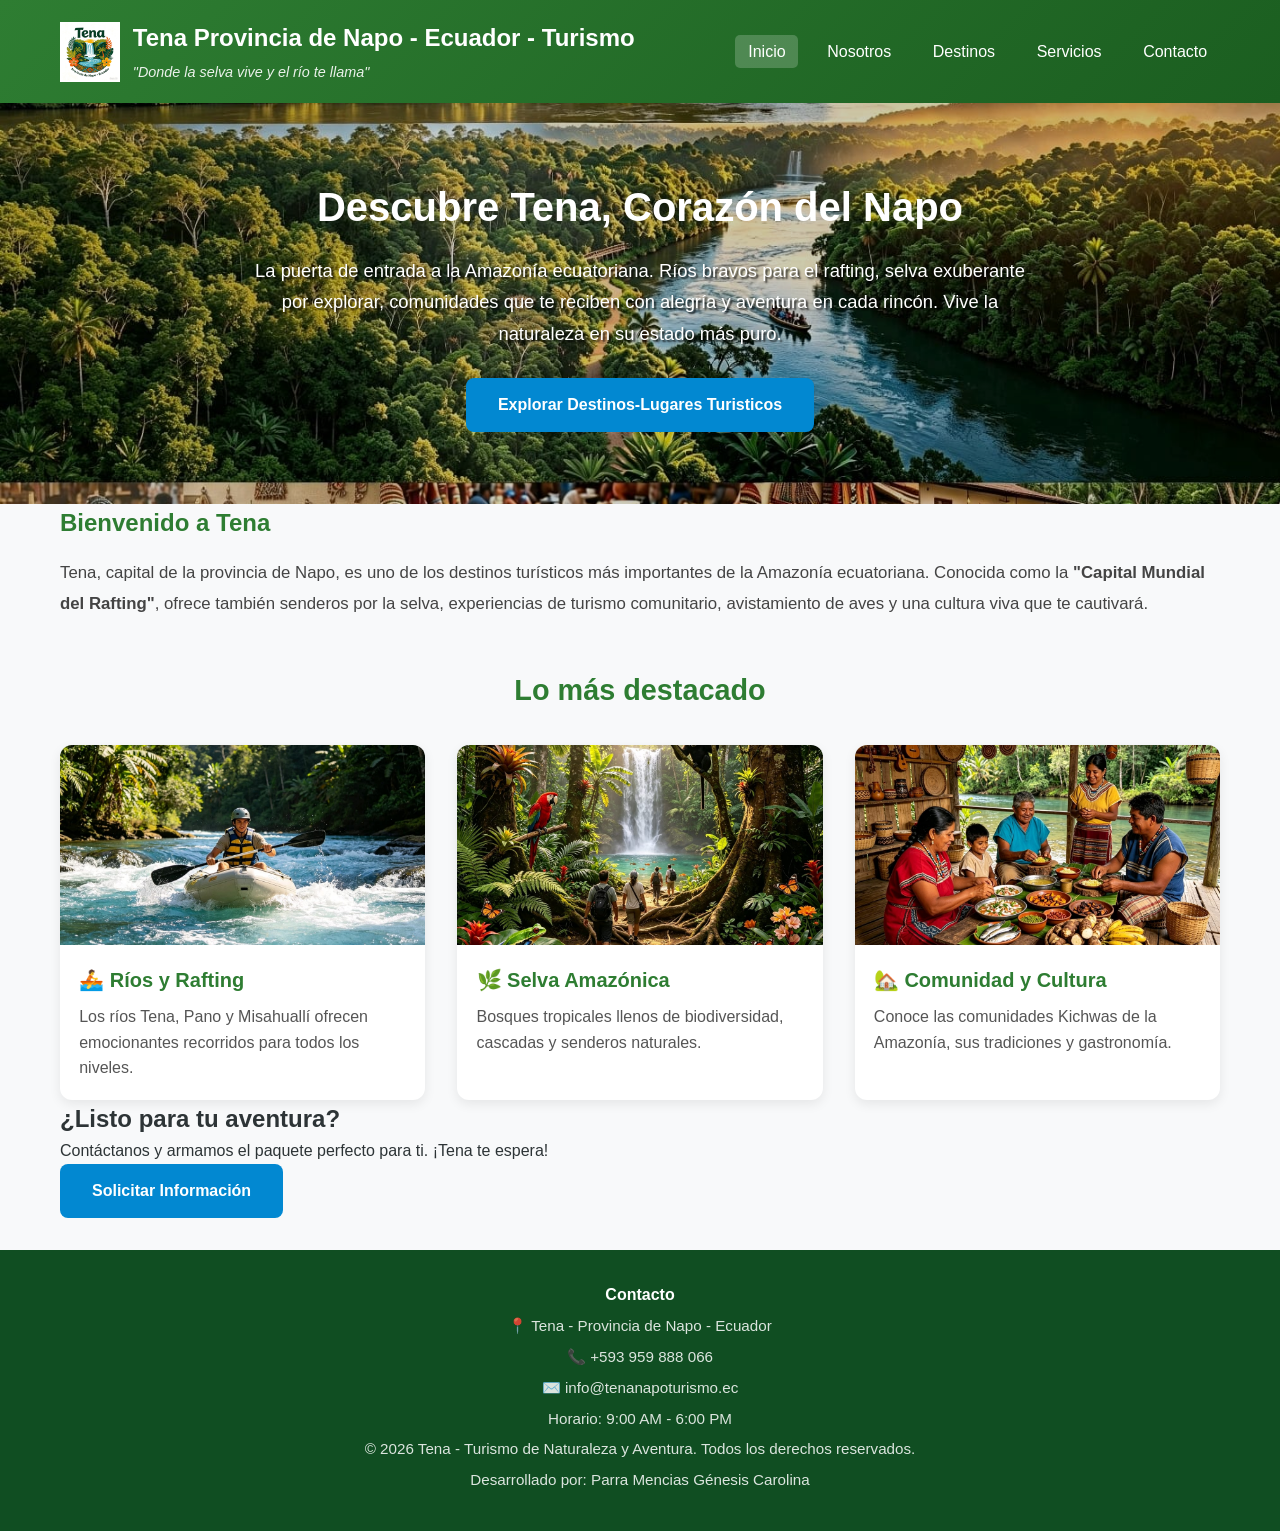
<file: index.html>
<!DOCTYPE html>
<html lang="es">
<head>
    <meta charset="UTF-8">
    <meta name="viewport" content="width=device-width, initial-scale=1.0">
    
    <title>Tena Provincia de Napo - Ecuador - Turismo | Ríos, Aventura y Selva</title>
    
    <link rel="stylesheet" href="css/styles.css">
    <link rel="stylesheet" href="css/responsive.css">
</head>

<body>
    <header>
        <div class="container header-flex">
            <div class="logo">
                <img src="images/logo.png" alt="Logo Tena Napo Aventura">
                <div class="texto-empresa">
                    <h1>Tena Provincia de Napo - Ecuador - Turismo</h1>
                    <p class="eslogan">"Donde la selva vive y el río te llama"</p>
                </div>
            </div>
            
            <nav>
                <ul class="menu">
                    <li><a href="index.html" class="activo">Inicio</a></li>
                    <li><a href="nosotros.html">Nosotros</a></li>
                    <li><a href="destinos.html">Destinos</a></li>
                    <li><a href="servicios.html">Servicios</a></li>
                    <li><a href="contacto.html">Contacto</a></li>
                </ul>
            </nav>
        </div>
    </header>
    
    <section class="hero">
        <div class="hero-content">
            <h2>Descubre Tena, Corazón del Napo</h2>
            <p>La puerta de entrada a la Amazonía ecuatoriana. Ríos bravos para el rafting, selva exuberante por explorar, comunidades que te reciben con alegría y aventura en cada rincón. Vive la naturaleza en su estado más puro.</p>
            <a href="destinos.html" class="btn">Explorar Destinos-Lugares Turisticos</a>
        </div>
    </section>
 
    <main class="container">
     <section class="presentacion">
            <h2>Bienvenido a Tena</h2>
            <p>Tena, capital de la provincia de Napo, es uno de los destinos turísticos más importantes de la Amazonía ecuatoriana. Conocida como la <strong>"Capital Mundial del Rafting"</strong>, ofrece también senderos por la selva, experiencias de turismo comunitario, avistamiento de aves y una cultura viva que te cautivará.</p>
        </section>
        
        <section class="destacados">
            <h2>Lo más destacado</h2>
            <div class="grid-tarjetas">
                <div class="tarjeta">
                    <img src="images/destino1.webp" alt="Ríos y Rafting">
                    <h3>🚣 Ríos y Rafting</h3>
                    <p>Los ríos Tena, Pano y Misahuallí ofrecen emocionantes recorridos para todos los niveles.</p>
                </div>
                
                <div class="tarjeta">
                    <img src="images/destino2.webp" alt="Selva y Naturaleza">
                    <h3>🌿 Selva Amazónica</h3>
                    <p>Bosques tropicales llenos de biodiversidad, cascadas y senderos naturales.</p>
                </div>
                
                <div class="tarjeta">
                    <img src="images/destino3.webp" alt="Comunidades Kichwas">
                    <h3>🏡 Comunidad y Cultura</h3>
                    <p>Conoce las comunidades Kichwas de la Amazonía, sus tradiciones y gastronomía.</p>
                </div>
            </div>
        </section>
    </main>
    
    <section class="cta-section">
        <div class="container cta-box">
            <h2>¿Listo para tu aventura?</h2>
            <p>Contáctanos y armamos el paquete perfecto para ti. ¡Tena te espera!</p>
            <a href="contacto.html" class="btn btn-secundario">Solicitar Información</a>
        </div>
    </section>
  
    <footer>
        <div class="container">
            <div class="footer-content">
              <div class="footer-col">
                   <h4>Contacto</h4>
                   <p>📍 Tena - Provincia de Napo - Ecuador</p>
                   <p>📞 +593 959 888 066</p>
                   <p>✉️ info@tenanapoturismo.ec</p>
                   <p>Horario: 9:00 AM - 6:00 PM</p>
              </div>
           </div>
        
           <div class="copyright">
                <p>&copy; 2026 Tena - Turismo de Naturaleza y Aventura. Todos los derechos reservados.</p>
                <p>Desarrollado por: Parra Mencias Génesis Carolina</p>
           </div>

        </div>
    </footer>
</body>
</html>
</file>
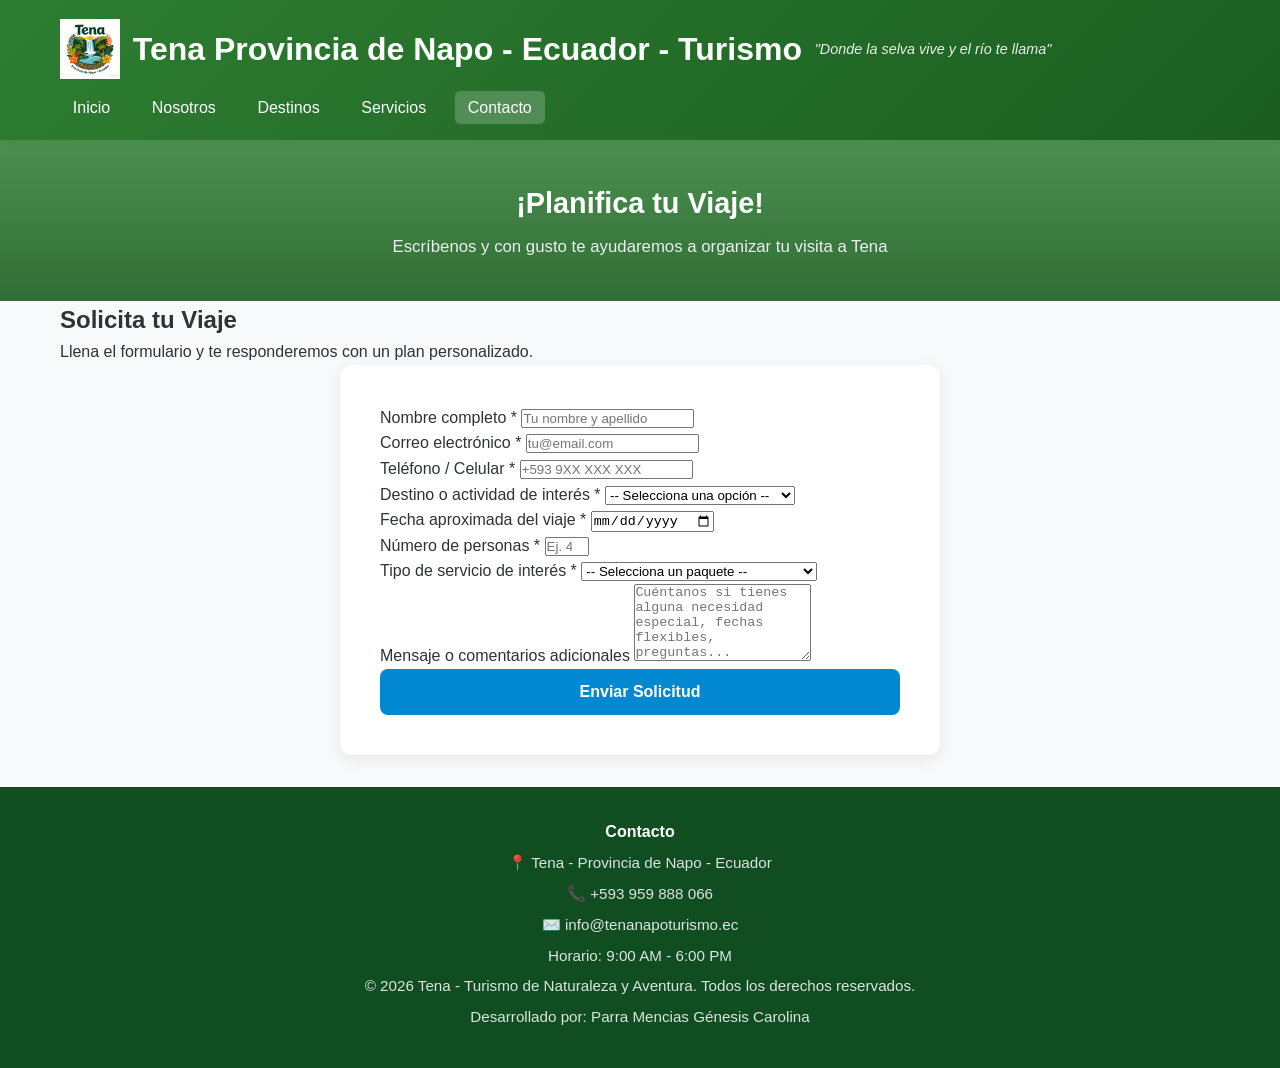
<file: contacto.html>
<!DOCTYPE html>
<html lang="es">
<head>
    <meta charset="UTF-8">
    <meta name="viewport" content="width=device-width, initial-scale=1.0">
    
    <title>Contacto | Tena Napo Turismo</title>
    
    <link rel="stylesheet" href="css/styles.css">
    <link rel="stylesheet" href="css/responsive.css">
</head>

<body>
    <header>
        <div class="container header-flex">
            <div class="logo">
                <img src="images/logo.png" alt="Logo Tena Napo Turismo">
                <h1>Tena Provincia de Napo - Ecuador - Turismo</h1>
                <p class="eslogan">"Donde la selva vive y el río te llama"</p>
            </div>
            
            <nav>
                <ul class="menu">
                    <li><a href="index.html">Inicio</a></li>
                    <li><a href="nosotros.html">Nosotros</a></li>
                    <li><a href="destinos.html">Destinos</a></li>
                    <li><a href="servicios.html">Servicios</a></li>
                    <li><a href="contacto.html" class="activo">Contacto</a></li>
                </ul>
            </nav>
        </div>
    </header>
    
    <section class="banner-interno">
        <div class="container">
            <h2>¡Planifica tu Viaje!</h2>
            <p>Escríbenos y con gusto te ayudaremos a organizar tu visita a Tena</p>
        </div>
    </section>

    <main class="container form-page">
        <h2 class="titulo-pagina">Solicita tu Viaje</h2>
        <p class="intro-texto">Llena el formulario y te responderemos con un plan personalizado.</p>
        <form action="#" method="post" class="formulario-contacto">
            <div class="form-grupo">
                <label for="nombre">Nombre completo *</label>
                <input type="text" id="nombre" name="nombre" required placeholder="Tu nombre y apellido">
            </div>
            
            <div class="form-grupo">
                <label for="correo">Correo electrónico *</label>
                <input type="email" id="correo" name="correo" required placeholder="tu@email.com">
            </div>
            
            <div class="form-grupo">
                <label for="telefono">Teléfono / Celular *</label>
                <input type="tel" id="telefono" name="telefono" required placeholder="+593 9XX XXX XXX">
            </div>
            
            <div class="form-grupo">
                <label for="destino">Destino o actividad de interés *</label>
                <select id="destino" name="destino" required>
                    <option value="">-- Selecciona una opción --</option>
                    <option value="rio-napo">Río Napo - Rafting</option>
                    <option value="cascada-agoyan">Cascada de Agoyán</option>
                    <option value="comunidad-sarayacu">Comunidad de Sarayacu</option>
                    <option value="parque-jumandy">Parque Jumandy</option>
                    <option value="rio-misahualli">Río Misahuallí</option>
                    <option value="otro">Otro destino / aún no decido</option>
                </select>
            </div>
            
            <div class="form-grupo">
                <label for="fecha">Fecha aproximada del viaje *</label>
                <input type="date" id="fecha" name="fecha" required>
            </div>
             
            <div class="form-grupo">
                <label for="personas">Número de personas *</label>
                <input type="number" id="personas" name="personas" min="1" max="50" required placeholder="Ej. 4">
            </div>
            
            <div class="form-grupo">
                <label for="servicio">Tipo de servicio de interés *</label>
                <select id="servicio" name="servicio" required>
                    <option value="">-- Selecciona un paquete --</option>
                    <option value="rafting">Tour de Aventura - Rafting</option>
                    <option value="naturaleza">Tour de Naturaleza y Selva</option>
                    <option value="cultural">Tour Cultural Comunitario</option>
                    <option value="completo">Paquete Completo 2 Días / 1 Noche</option>
                    <option value="personalizado">Paquete personalizado</option>
                </select>
            </div>
            
            <div class="form-grupo">
                <label for="mensaje">Mensaje o comentarios adicionales</label>
                <textarea id="mensaje" name="mensaje" rows="5" placeholder="Cuéntanos si tienes alguna necesidad especial, fechas flexibles, preguntas..."></textarea>
            </div>
            
            <button type="submit" class="btn btn-enviar">Enviar Solicitud</button>
        </form>
    </main>
    
    <footer>
        </div>
            <div class="footer-col">
                <h4>Contacto</h4>
                <p>📍 Tena - Provincia de Napo - Ecuador</p>
                <p>📞 +593 959 888 066</p>
                <p>✉️ info@tenanapoturismo.ec</p>
                <p>Horario: 9:00 AM - 6:00 PM</p>
            </div>
        </div>
        
        <div class="copyright">
            <p>&copy; 2026 Tena - Turismo de Naturaleza y Aventura. Todos los derechos reservados.</p>
            <p>Desarrollado por: Parra Mencias Génesis Carolina</p>
        </div>
    </footer>
</body>
</html>
</file>
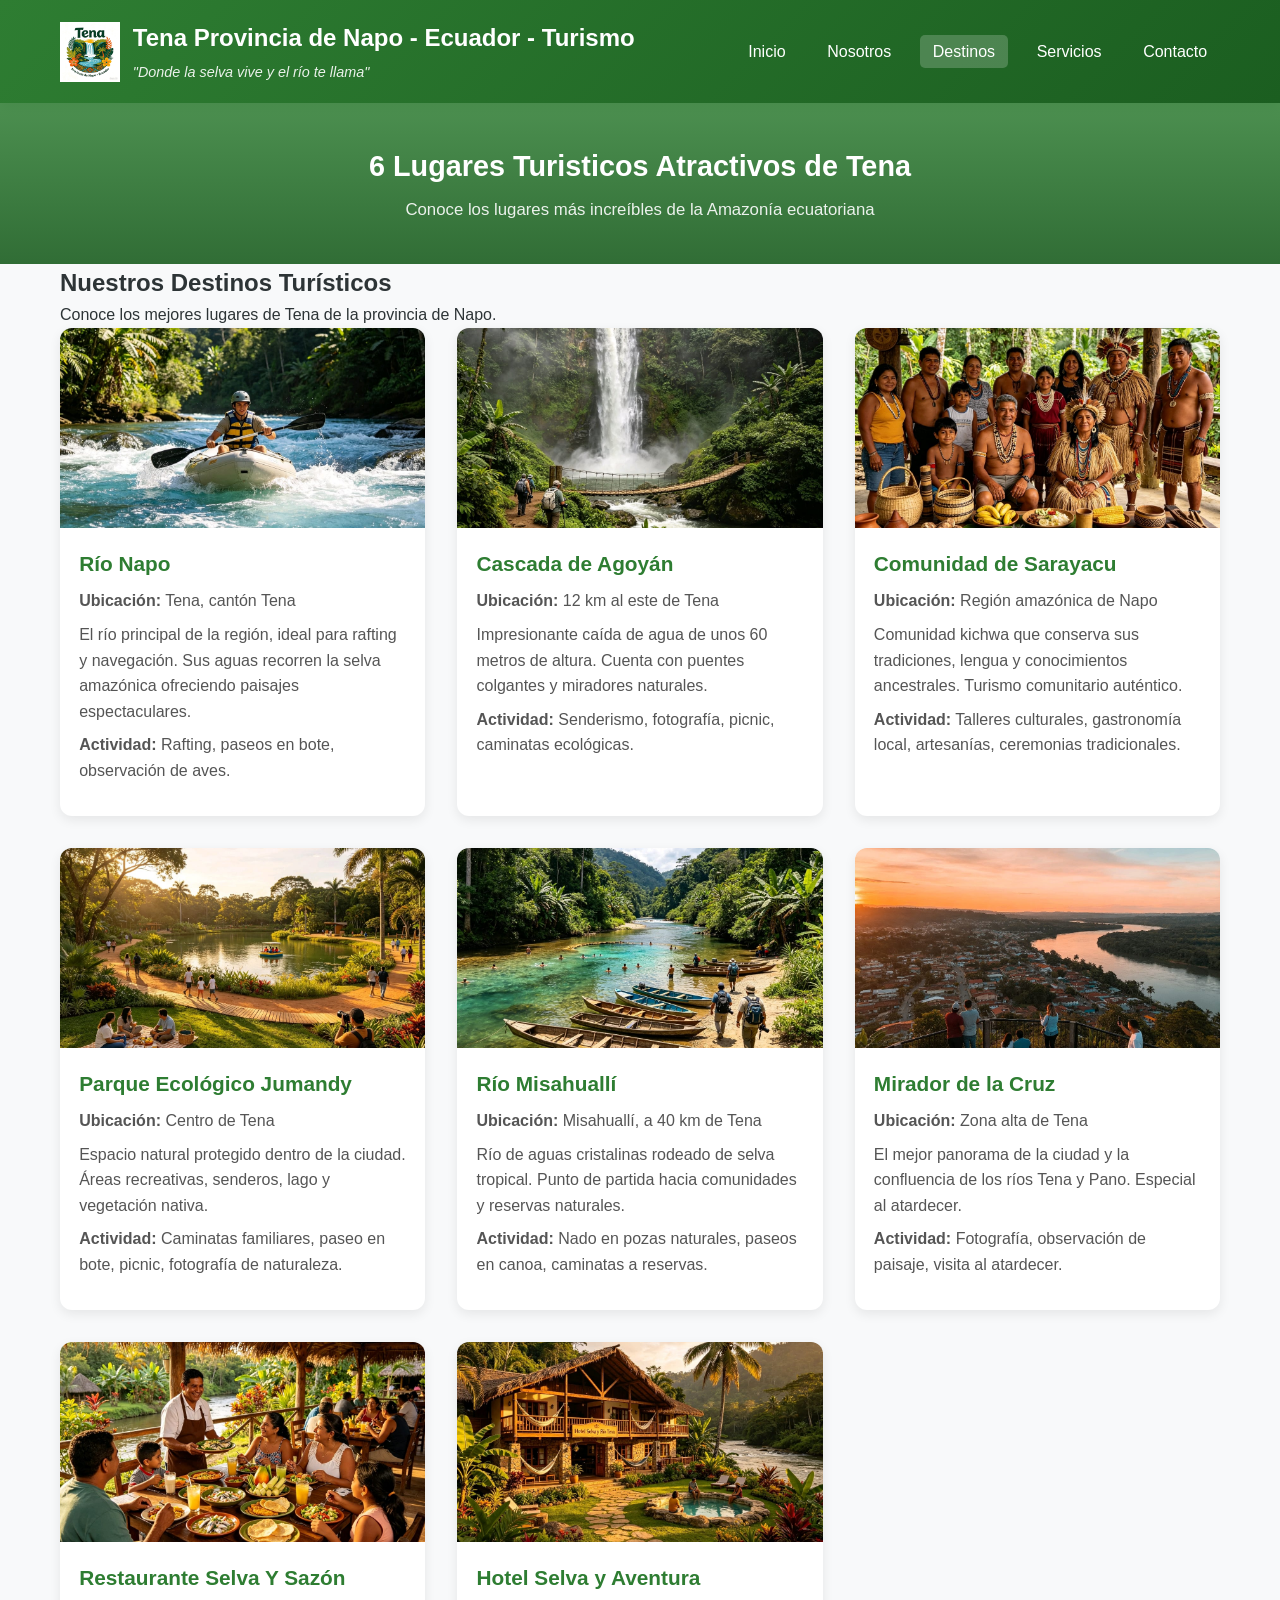
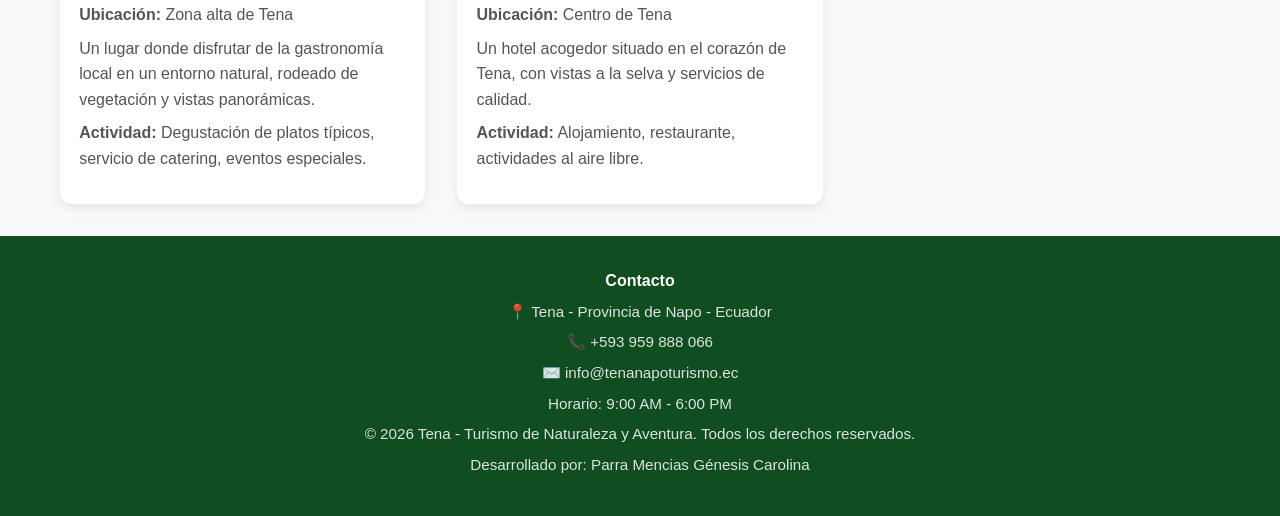
<file: destinos.html>
<!DOCTYPE html>
<html lang="es">
<head>
    <meta charset="UTF-8">
    <meta name="viewport" content="width=device-width, initial-scale=1.0">
    
    <title>Destinos | Tena Napo Turismo</title>
    
    <link rel="stylesheet" href="css/styles.css">
    <link rel="stylesheet" href="css/responsive.css">
</head>

<body>
    <header>
       <div class="container header-flex">
            <div class="logo">
                <img src="images/logo.png" alt="Logo Tena Napo Aventura">
                <div class="texto-empresa">
                    <h1>Tena Provincia de Napo - Ecuador - Turismo</h1>
                    <p class="eslogan">"Donde la selva vive y el río te llama"</p>
                </div>
            </div>
            
            <nav>
                <ul class="menu">
                    <li><a href="index.html">Inicio</a></li>
                    <li><a href="nosotros.html">Nosotros</a></li>
                    <li><a href="destinos.html" class="activo">Destinos</a></li>
                    <li><a href="servicios.html">Servicios</a></li>
                    <li><a href="contacto.html">Contacto</a></li>
                 </ul>
            </nav>
        </div>
    </header>
    
    <section class="banner-interno">
        <div class="container">
            <h2>6 Lugares Turisticos Atractivos de Tena</h2>
            <p>Conoce los lugares más increíbles de la Amazonía ecuatoriana</p>
        </div>
    </section>

    <main class="container">
        <h2 class="titulo-pagina">Nuestros Destinos Turísticos</h2>
        <p class="intro-texto">Conoce los mejores lugares de Tena de la provincia de Napo.</p>
        <div class="grid-destinos">
            <div class="tarjeta-destino">
                <img src="images/destino1.webp" alt="Río Napo">
                <h3>Río Napo</h3>
                <p><strong>Ubicación:</strong> Tena, cantón Tena</p>
                <p>El río principal de la región, ideal para rafting y navegación. Sus aguas recorren la selva amazónica ofreciendo paisajes espectaculares.</p>
                <p><strong>Actividad:</strong> Rafting, paseos en bote, observación de aves.</p>
            </div>
            
            <div class="tarjeta-destino">
                <img src="images/destino4.webp" alt="Cascada de Agoyán">
                <h3>Cascada de Agoyán</h3>
                <p><strong>Ubicación:</strong> 12 km al este de Tena</p>
                <p>Impresionante caída de agua de unos 60 metros de altura. Cuenta con puentes colgantes y miradores naturales.</p>
                <p><strong>Actividad:</strong> Senderismo, fotografía, picnic, caminatas ecológicas.</p>
            </div>
            
            <div class="tarjeta-destino">
                <img src="images/destino5.webp" alt="Comunidad Indígena">
                <h3>Comunidad de Sarayacu</h3>
                <p><strong>Ubicación:</strong> Región amazónica de Napo</p>
                <p>Comunidad kichwa que conserva sus tradiciones, lengua y conocimientos ancestrales. Turismo comunitario auténtico.</p>
                <p><strong>Actividad:</strong> Talleres culturales, gastronomía local, artesanías, ceremonias tradicionales.</p>
            </div>
             
            <div class="tarjeta-destino">
                <img src="images/destino.webp" alt="Parque Amazónico">
                <h3>Parque Ecológico Jumandy</h3>
                <p><strong>Ubicación:</strong> Centro de Tena</p>
                <p>Espacio natural protegido dentro de la ciudad. Áreas recreativas, senderos, lago y vegetación nativa.</p>
                <p><strong>Actividad:</strong> Caminatas familiares, paseo en bote, picnic, fotografía de naturaleza.</p>
            </div>
            
            <div class="tarjeta-destino">
                <img src="images/destino6.webp" alt="Río Misahuallí">
                <h3>Río Misahuallí</h3>
                <p><strong>Ubicación:</strong> Misahuallí, a 40 km de Tena</p>
                <p>Río de aguas cristalinas rodeado de selva tropical. Punto de partida hacia comunidades y reservas naturales.</p>
                <p><strong>Actividad:</strong> Nado en pozas naturales, paseos en canoa, caminatas a reservas.</p>
            </div>
           
            <div class="tarjeta-destino">
                <img src="images/destino7.webp" alt="Mirador de la Cruz">
                <h3>Mirador de la Cruz</h3>
                <p><strong>Ubicación:</strong> Zona alta de Tena</p>
                <p>El mejor panorama de la ciudad y la confluencia de los ríos Tena y Pano. Especial al atardecer.</p>
                <p><strong>Actividad:</strong> Fotografía, observación de paisaje, visita al atardecer.</p>
            </div>

            <div class="tarjeta-destino">
                <img src="images/destino8.webp" alt="Restaurate Selva Y Sazón">
                <h3>Restaurante Selva Y Sazón</h3>
                <p><strong>Ubicación:</strong> Zona alta de Tena</p>
                <p>Un lugar donde disfrutar de la gastronomía local en un entorno natural, rodeado de vegetación y vistas panorámicas.</p>
                <p><strong>Actividad:</strong> Degustación de platos típicos, servicio de catering, eventos especiales.</p>
            </div>

            <div class="tarjeta-destino">
                <img src="images/destino9.webp" alt="Hotel Selva y Aventura">
                <h3>Hotel Selva y Aventura</h3>
                <p><strong>Ubicación:</strong> Centro de Tena</p>
                <p>Un hotel acogedor situado en el corazón de Tena, con vistas a la selva y servicios de calidad.</p>
                <p><strong>Actividad:</strong> Alojamiento, restaurante, actividades al aire libre.</p>
            </div>
        </div>
    </main>
    
   <footer>
        <div class="container">
            <div class="footer-content">
              <div class="footer-col">
                   <h4>Contacto</h4>
                   <p>📍 Tena - Provincia de Napo - Ecuador</p>
                   <p>📞 +593 959 888 066</p>
                   <p>✉️ info@tenanapoturismo.ec</p>
                   <p>Horario: 9:00 AM - 6:00 PM</p>
              </div>
           </div>
        
           <div class="copyright">
                <p>&copy; 2026 Tena - Turismo de Naturaleza y Aventura. Todos los derechos reservados.</p>
                <p>Desarrollado por: Parra Mencias Génesis Carolina</p>
           </div>

        </div>
    </footer>
</body>
</html>
</file>
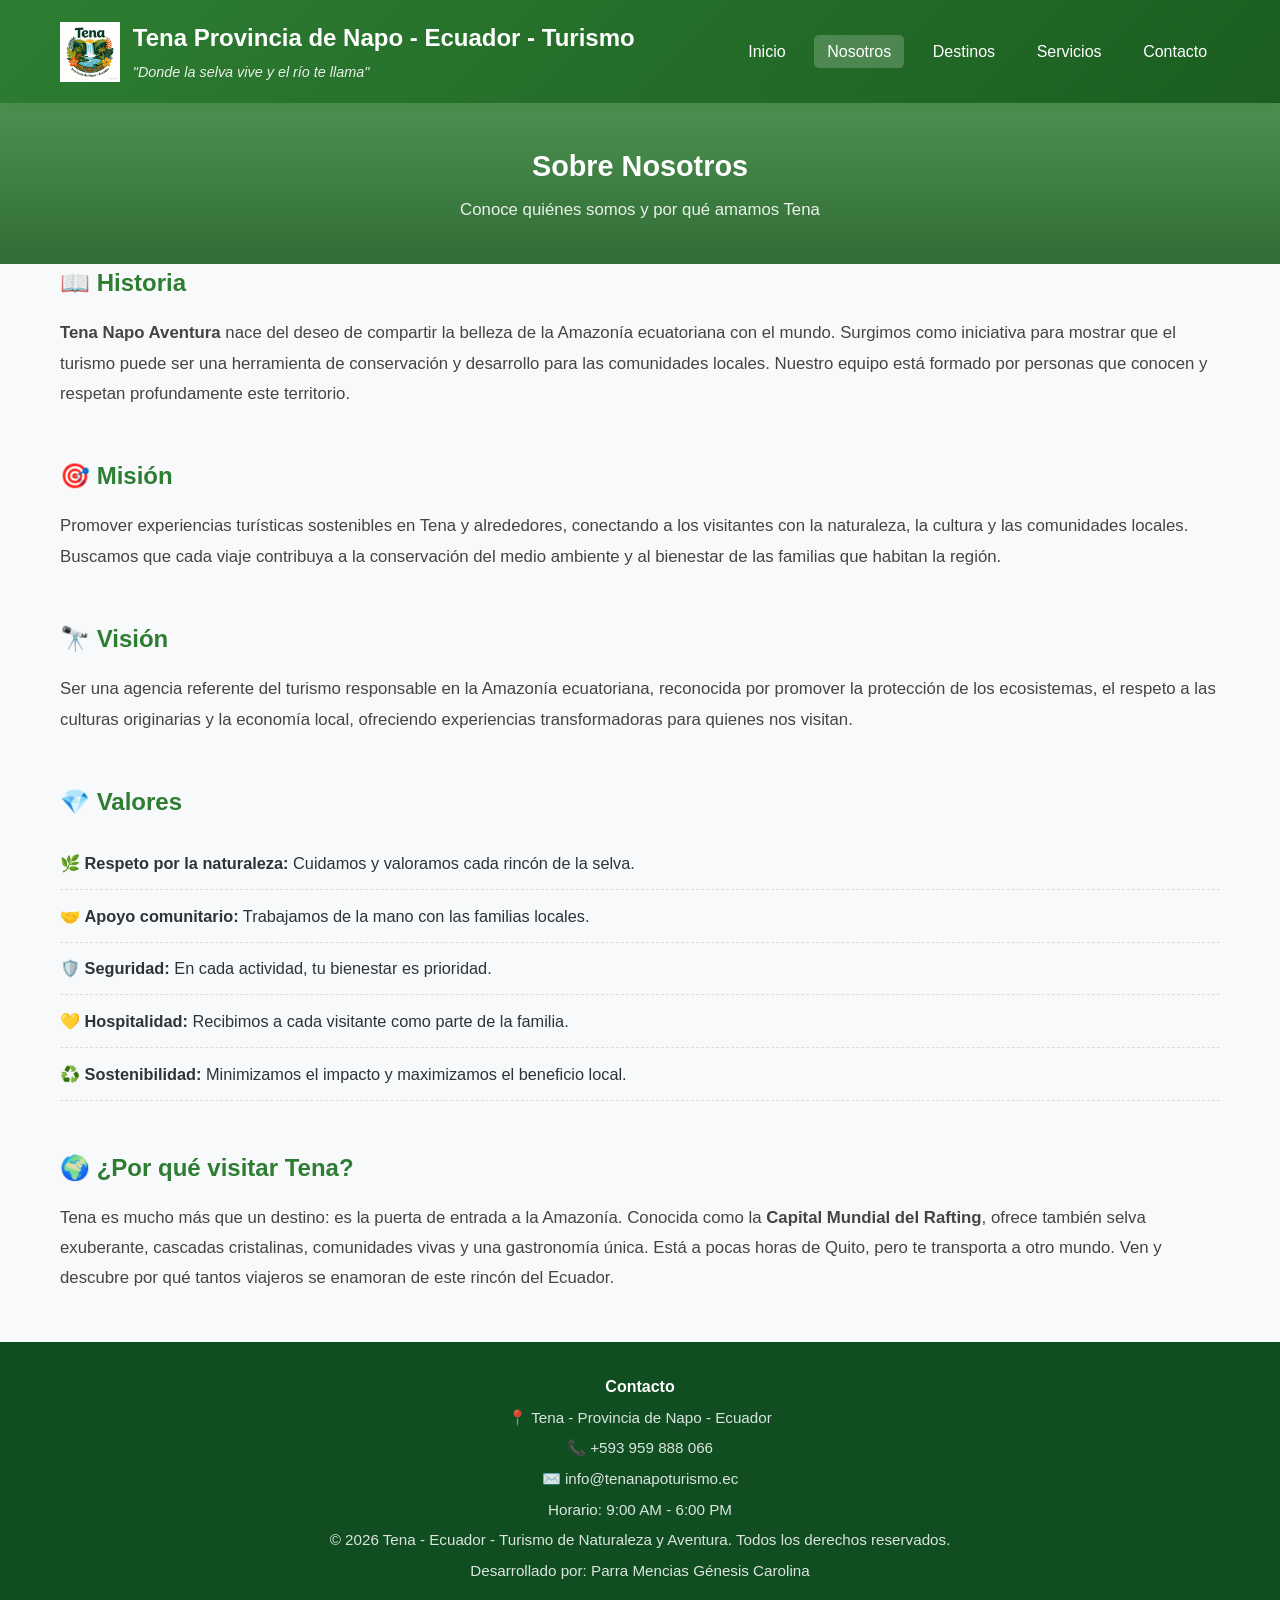
<file: nosotros.html>
<!DOCTYPE html>
<html lang="es">
<head>
    <meta charset="UTF-8">
    <meta name="viewport" content="width=device-width, initial-scale=1.0">
    
    <title>Nosotros | Tena Napo Aventura</title>
    
    <link rel="stylesheet" href="css/styles.css">
    <link rel="stylesheet" href="css/responsive.css">
</head>

<body>
    <header>
        <div class="container header-flex">
            <div class="logo">
                <img src="images/logo.png" alt="Logo Tena Napo Aventura">
                <div class="texto-empresa">
                    <h1>Tena Provincia de Napo - Ecuador - Turismo</h1>
                    <p class="eslogan">"Donde la selva vive y el río te llama"</p>
                </div>
            </div>
            
            <nav>
                <ul class="menu">
                    <li><a href="index.html">Inicio</a></li>
                    <li><a href="nosotros.html" class="activo">Nosotros</a></li>
                    <li><a href="destinos.html">Destinos</a></li>
                    <li><a href="servicios.html">Servicios</a></li>
                    <li><a href="contacto.html">Contacto</a></li>
                </ul>
            </nav>
        </div>
    </header>
    
    <section class="banner-interno">
        <div class="container">
            <h2>Sobre Nosotros</h2>
            <p>Conoce quiénes somos y por qué amamos Tena</p>
        </div>
    </section>
    
    <main class="container">
        <section class="seccion-nosotros">
            <h3>📖 Historia</h3>
            <p><strong>Tena Napo Aventura</strong> nace del deseo de compartir la belleza de la Amazonía ecuatoriana con el mundo. Surgimos como iniciativa para mostrar que el turismo puede ser una herramienta de conservación y desarrollo para las comunidades locales. Nuestro equipo está formado por personas que conocen y respetan profundamente este territorio.</p>
        </section>
        
        <section class="seccion-nosotros">
            <h3>🎯 Misión</h3>
            <p>Promover experiencias turísticas sostenibles en Tena y alrededores, conectando a los visitantes con la naturaleza, la cultura y las comunidades locales. Buscamos que cada viaje contribuya a la conservación del medio ambiente y al bienestar de las familias que habitan la región.</p>
        </section>
        
        <section class="seccion-nosotros">
            <h3>🔭 Visión</h3>
            <p>Ser una agencia referente del turismo responsable en la Amazonía ecuatoriana, reconocida por promover la protección de los ecosistemas, el respeto a las culturas originarias y la economía local, ofreciendo experiencias transformadoras para quienes nos visitan.</p>
        </section>
        
        <section class="seccion-nosotros">
            <h3>💎 Valores</h3>
            <ul class="lista-valores">
                <li>🌿 <strong>Respeto por la naturaleza:</strong> Cuidamos y valoramos cada rincón de la selva.</li>
                <li>🤝 <strong>Apoyo comunitario:</strong> Trabajamos de la mano con las familias locales.</li>
                <li>🛡️ <strong>Seguridad:</strong> En cada actividad, tu bienestar es prioridad.</li>
                <li>💛 <strong>Hospitalidad:</strong> Recibimos a cada visitante como parte de la familia.</li>
                <li>♻️ <strong>Sostenibilidad:</strong> Minimizamos el impacto y maximizamos el beneficio local.</li>
            </ul>
        </section>
        
        <section class="seccion-nosotros">
            <h3>🌍 ¿Por qué visitar Tena?</h3>
            <p>Tena es mucho más que un destino: es la puerta de entrada a la Amazonía. Conocida como la <strong>Capital Mundial del Rafting</strong>, ofrece también selva exuberante, cascadas cristalinas, comunidades vivas y una gastronomía única. Está a pocas horas de Quito, pero te transporta a otro mundo. Ven y descubre por qué tantos viajeros se enamoran de este rincón del Ecuador.</p>
        </section>
    </main>
    
    <footer>
        <div class="container">
            <div class="footer-content">
              <div class="footer-col">
                   <h4>Contacto</h4>
                   <p>📍 Tena - Provincia de Napo - Ecuador</p>
                   <p>📞 +593 959 888 066</p>
                   <p>✉️ info@tenanapoturismo.ec</p>
                   <p>Horario: 9:00 AM - 6:00 PM</p>
              </div>
           </div>
        
           <div class="copyright">
                <p>&copy; 2026 Tena - Ecuador - Turismo de Naturaleza y Aventura. Todos los derechos reservados.</p>
                <p>Desarrollado por: Parra Mencias Génesis Carolina</p>
           </div>

        </div>
    </footer>
</body>
</html>
</file>
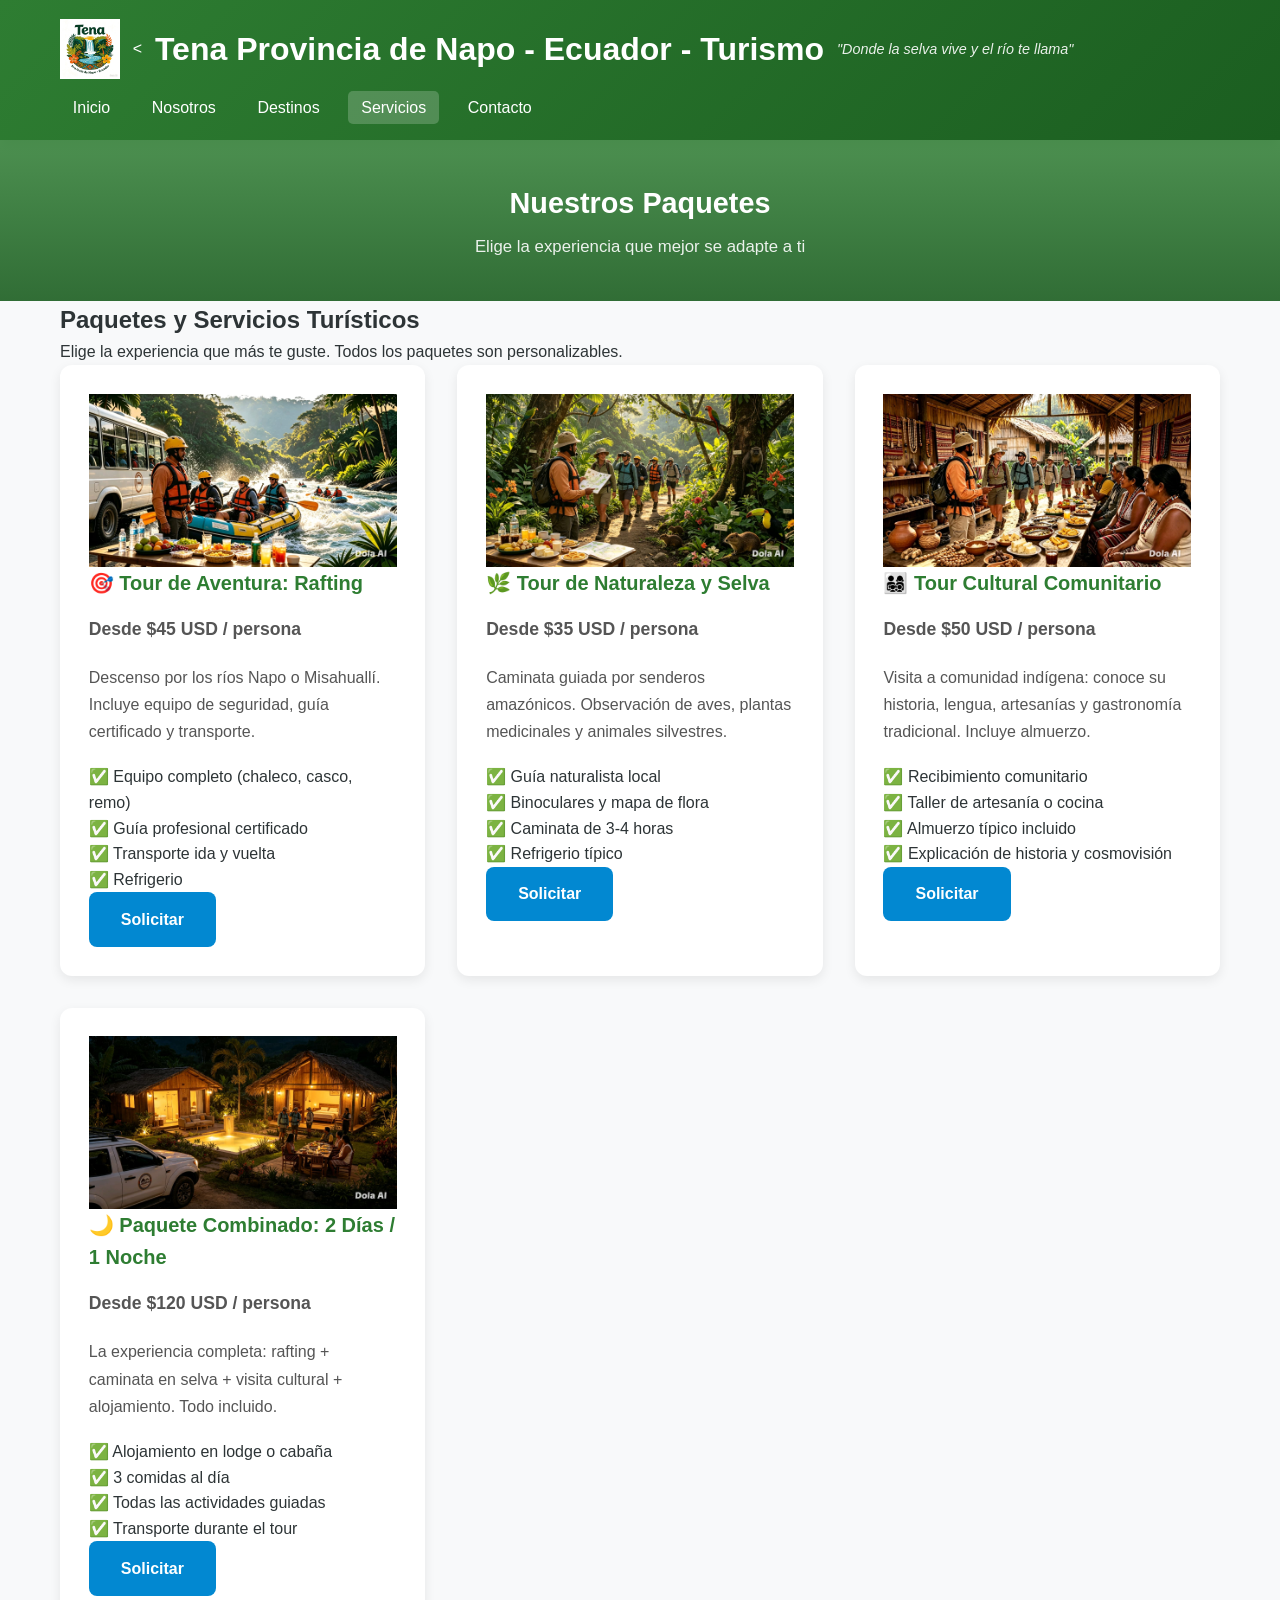
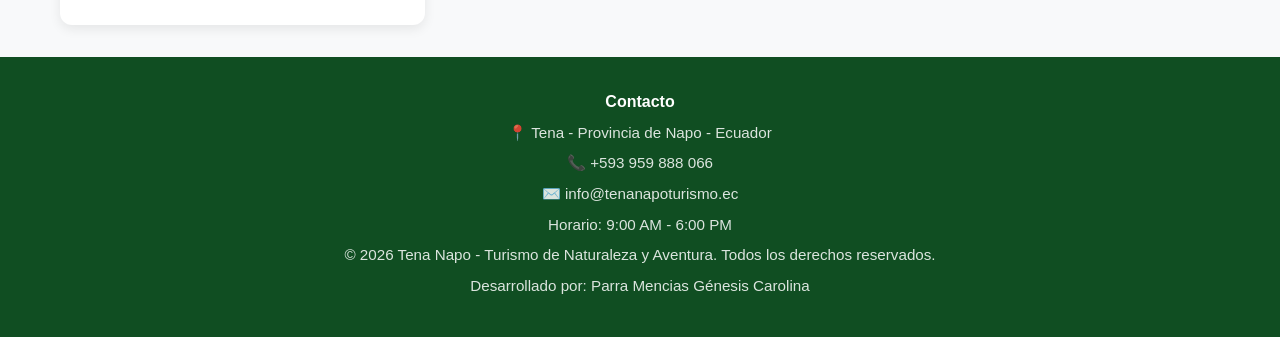
<file: servicios.html>
<!DOCTYPE html>
<html lang="es">
<head>
    <meta charset="UTF-8">
    <meta name="viewport" content="width=device-width, initial-scale=1.0">
   
    <title>Servicios | Tena Napo Turismo</title>
    
    <link rel="stylesheet" href="css/styles.css">
    <link rel="stylesheet" href="css/responsive.css">
</head>

<body>
    <header>
        <div class="container header-flex">
            <div class="logo">
                <img src="images/logo.png" alt="Logo Tena Napo Turismo">
                <<h1>Tena Provincia de Napo - Ecuador - Turismo</h1>
                <p class="eslogan">"Donde la selva vive y el río te llama"</p>
            </div>
            <nav>
                <ul class="menu">
                    <li><a href="index.html">Inicio</a></li>
                    <li><a href="nosotros.html">Nosotros</a></li>
                    <li><a href="destinos.html">Destinos</a></li>
                    <li><a href="servicios.html" class="activo">Servicios</a></li>
                    <li><a href="contacto.html">Contacto</a></li>
                </ul>
            </nav>
        </div>
    </header>
    
    <section class="banner-interno">
        <div class="container">
            <h2>Nuestros Paquetes</h2>
            <p>Elige la experiencia que mejor se adapte a ti</p>
        </div>
    </section>

    <main class="container">
        <h2 class="titulo-pagina">Paquetes y Servicios Turísticos</h2>
        <p class="intro-texto">Elige la experiencia que más te guste. Todos los paquetes son personalizables.</p>
        <div class="grid-servicios">
            <div class="tarjeta-servicio">
                <img src="images/servicio1.webp" alt="Tour de Aventura Rafting">
                <h3>🎯 Tour de Aventura: Rafting</h3>
                <p class="precio">Desde $45 USD / persona</p>
                <p>Descenso por los ríos Napo o Misahuallí. Incluye equipo de seguridad, guía certificado y transporte.</p>
                <ul class="incluye">
                    <li>✅ Equipo completo (chaleco, casco, remo)</li>
                    <li>✅ Guía profesional certificado</li>
                    <li>✅ Transporte ida y vuelta</li>
                    <li>✅ Refrigerio</li>
                </ul>
                <a href="contacto.html" class="btn">Solicitar</a>
            </div>
            
            <div class="tarjeta-servicio">
                <img src="images/servicio2.webp" alt="Tour de Naturaleza">
                <h3>🌿 Tour de Naturaleza y Selva</h3>
                <p class="precio">Desde $35 USD / persona</p>
                <p>Caminata guiada por senderos amazónicos. Observación de aves, plantas medicinales y animales silvestres.</p>
                <ul class="incluye">
                 <li>✅ Guía naturalista local</li>
                    <li>✅ Binoculares y mapa de flora</li>
                    <li>✅ Caminata de 3-4 horas</li>
                    <li>✅ Refrigerio típico</li>
                </ul>
                <a href="contacto.html" class="btn">Solicitar</a>
            </div>
            
            <div class="tarjeta-servicio">
                <img src="images/servicio3.webp" alt="Tour Cultural Comunitario">
                <h3>👨‍👩‍👧‍👦 Tour Cultural Comunitario</h3>
                <p class="precio">Desde $50 USD / persona</p>
                <p>Visita a comunidad indígena: conoce su historia, lengua, artesanías y gastronomía tradicional. Incluye almuerzo.</p>
                <ul class="incluye">
                    <li>✅ Recibimiento comunitario</li>
                    <li>✅ Taller de artesanía o cocina</li>
                    <li>✅ Almuerzo típico incluido</li>
                    <li>✅ Explicación de historia y cosmovisión</li>
                </ul>
                <a href="contacto.html" class="btn">Solicitar</a>
            </div>
           
            <div class="tarjeta-servicio">
                <img src="images/servicio4.webp" alt="Paquete Combinado 2 Días">
                <h3>🌙 Paquete Combinado: 2 Días / 1 Noche</h3>
                <p class="precio">Desde $120 USD / persona</p>
                <p>La experiencia completa: rafting + caminata en selva + visita cultural + alojamiento. Todo incluido.</p>
                <ul class="incluye">
                    <li>✅ Alojamiento en lodge o cabaña</li>
                    <li>✅ 3 comidas al día</li>
                    <li>✅ Todas las actividades guiadas</li>
                    <li>✅ Transporte durante el tour</li>
                </ul>
                <a href="contacto.html" class="btn">Solicitar</a>
            </div>
        </div>
    </main>
    
    <footer>
        <div class="container">
            <div class="footer-content">
              <div class="footer-col">
                   <h4>Contacto</h4>
                   <p>📍 Tena - Provincia de Napo - Ecuador</p>
                   <p>📞 +593 959 888 066</p>
                   <p>✉️ info@tenanapoturismo.ec</p>
                   <p>Horario: 9:00 AM - 6:00 PM</p>
              </div>
           </div>
        
           <div class="copyright">
                <p>&copy; 2026 Tena Napo - Turismo de Naturaleza y Aventura. Todos los derechos reservados.</p>
                <p>Desarrollado por: Parra Mencias Génesis Carolina</p>
           </div>

        </div>
    </footer>
</body>
</html>
</file>
<file: css/styles.css>
/* ===== RESET Y ESTILOS BASE ===== */
* {
    margin: 0;
    padding: 0;
    box-sizing: border-box;
}

body {
    font-family: 'Segoe UI', Tahoma, Geneva, Verdana, sans-serif;
    line-height: 1.6;
    color: #2d3436;
    background-color: #f8f9fa;
}

.container {
    max-width: 1200px;
    margin: 0 auto;
    padding: 0 20px;
}

img {
    max-width: 100%;
    height: auto;
    display: block;
}

a {
    text-decoration: none;
    color: inherit;
}

ul {
    list-style: none;
}

/* ===== HEADER Y NAVEGACIÓN ===== */
header {
    background: linear-gradient(135deg, #2e7d32 0%, #1b5e20 100%);
    color: white;
    padding: 1.2rem 0;
    box-shadow: 0 4px 12px rgba(0,0,0,0.15);
}

.header-flex {
    display: flex;
    flex-wrap: wrap;
    justify-content: space-between;
    align-items: center;
    gap: 1rem;
}

.logo {
    display: flex;
    align-items: center;
    gap: 0.8rem;
}

.logo img {
    width: 60px;
    height: 60px;
    object-fit: contain;
}
.texto-empresa h1 {
    font-size: 1.5rem;
    margin-bottom: 0.2rem;
}

.eslogan {
    font-style: italic;
    font-size: 0.9rem;
    opacity: 0.9;
}

.menu {
    display: flex;
    gap: 1rem;
    flex-wrap: wrap;
}

.menu a {
    padding: 0.5rem 0.8rem;
    border-radius: 5px;
    transition: background-color 0.3s ease;
}
.menu a:hover,
.menu a.activo {
    background-color: rgba(255, 255, 255, 0.2);
}

/* ===== HERO / BANNER PRINCIPAL ===== */
.hero {
    background: linear-gradient(rgba(0, 0, 0, 0.2), rgba(0,0,0,0.2)), url('../images/hero.webp') center/cover no-repeat;
    color: white;
    padding: 4.5rem 2rem;
    text-align: center;
}

.hero-content {
    max-width: 800px;
    margin: 0 auto;
}

.hero h2 {
    font-size: 2.5rem;
    font-weight: bold;
    margin-bottom: 1rem;
}

.hero p {
    text-shadow: 2px 2px 2px rgba(0, 0, 0, 0.8);
    font-size: 1.15rem;
    margin-bottom: 1.8rem;
    line-height: 1.7;
}

.btn {
    display: inline-block;
    background-color: #0288d1;
    color: white;
    padding: 0.9rem 2rem;
    border-radius: 8px;
    font-weight: 600;
    transition: background-color 0.3s ease, transform 0.2s ease;
    border: none;
    cursor: pointer;
    font-size: 1rem;
}

.btn:hover {
    background-color: #0277bd;
    transform: translateY(-2px);
}

/* ===== BANNER INTERNO (para páginas internas) ===== */

.banner-interno {
    background: linear-gradient(rgba(46, 125, 50, 0.85), rgba(27, 94, 32, 0.9));
    color: white;
    padding: 2.5rem 2rem;
    text-align: center;
}

.banner-interno h2 {
    font-size: 1.8rem;
    margin-bottom: 0.5rem;
}

.banner-interno p {
    font-size: 1.05rem;
    opacity: 0.9;
}

/* ===== SECCIONES GENERALES ===== */
main {
    padding: 2.5rem 0;
}

.presentacion,
.seccion-nosotros {
    margin-bottom: 3rem;
}

.presentacion h2,
.seccion-nosotros h3 {
    color: #2e7d32;
    margin-bottom: 1rem;
    font-size: 1.5rem;
}
.presentacion p,
.seccion-nosotros p {
    font-size: 1.05rem;
    line-height: 1.8;
    color: #444;
}

/* ===== GRID DESTACADOS (Inicio) ===== */
.destacados h2 {
    text-align: center;
    color: #2e7d32;
    font-size: 1.8rem;
    margin-bottom: 2rem;
}

.grid-tarjetas {
    display: grid;
    grid-template-columns: repeat(auto-fit, minmax(300px, 1fr));
    gap: 2rem;
}

.tarjeta {
    background-color: white;
    border-radius: 12px;
    overflow: hidden;
    box-shadow: 0 4px 12px rgba(0,0,0,0.08);
    transition: transform 0.3s ease, box-shadow 0.3s ease;
}

.tarjeta:hover {
    transform: translateY(-8px);
    box-shadow: 0 10px 25px rgba(0,0,0,0.12);
}

.tarjeta img {
    width: 100%;
    height: 200px;
    object-fit: cover;
}

.tarjeta h3 {
    padding: 1.2rem 1.2rem 0.5rem;
    color: #2e7d32;
    font-size: 1.25rem;
}

.tarjeta p {
    padding: 0 1.2rem 1.2rem;
    color: #555;
}

/* ===== GRID DESTINOS ===== */
.grid-destinos {
    display: grid;
    grid-template-columns: repeat(auto-fit, minmax(320px, 1fr));
    gap: 2rem;
}

.tarjeta-destino {
    background-color: white;
    border-radius: 12px;
    overflow: hidden;
    box-shadow: 0 4px 12px rgba(0,0,0,0.08);
    transition: transform 0.3s ease;
    padding-bottom: 1.5rem;
}

.tarjeta-destino:hover {
    transform: translateY(-5px);
}

.tarjeta-destino img {
    width: 100%;
    height: 200px;
    object-fit: cover;
    margin-bottom: 1.2rem;
}

.tarjeta-destino h3 {
    color: #2e7d32;
    padding: 0 1.2rem 0.5rem;
    font-size: 1.3rem;
}

.tarjeta-destino p {
    padding: 0 1.2rem;
    color: #555;
    margin-bottom: 0.5rem;
}

/* ===== GRID SERVICIOS ===== */
.grid-servicios {
    display: grid;
    grid-template-columns: repeat(auto-fit, minmax(280px, 1fr));
    gap: 2rem;
}
.tarjeta-servicio {
    background-color: white;
    border-radius: 12px;
    padding: 1.8rem;
    box-shadow: 0 4px 12px rgba(0,0,0,0.08);
    transition: transform 0.3s ease;
}

.tarjeta-servicio:hover {
    transform: translateY(-5px);
}

.tarjeta-servicio h3 {
    color: #2e7d32;
    margin-bottom: 1rem;
    font-size: 1.25rem;
}

.tarjeta-servicio p {
    color: #555;
    line-height: 1.7;
    margin-bottom: 1.2rem;
}

.precio {
    font-weight: bold;
    color: #0288d1;
    font-size: 1.1rem;
    margin-bottom: 1.5rem;
}

.btn-servicio {
    display: inline-block;
    background-color: #2e7d32;
    color: white;
    padding: 0.7rem 1.5rem;
    border-radius: 6px;
    font-weight: 600;
    transition: background-color 0.3s ease;
}

.btn-servicio:hover {
    background-color: #1b5e20;
}

/* ===== LISTA VALORES ===== */
.lista-valores {
    list-style: none;
    padding-left: 0;
}

.lista-valores li {
    padding: 0.8rem 0;
    border-bottom: 1px dashed #ddd;
    font-size: 1.02rem;
}

/* ===== FORMULARIO DE CONTACTO ===== */
.formulario-contacto {
    max-width: 600px;
    margin: 0 auto;
    background-color: white;
    padding: 2.5rem;
    border-radius: 12px;
    box-shadow: 0 4px 15px rgba(0,0,0,0.08);
}

.campo-form {
    margin-bottom: 1.5rem;
}

.campo-form label {
    display: block;
    margin-bottom: 0.5rem;
    font-weight: 600;
    color: #333;
}

.campo-form input,
.campo-form select,
.campo-form textarea {
    width: 100%;
    padding: 0.9rem;
    border: 1px solid #ccc;
    border-radius: 6px;
    font-size: 1rem;
    font-family: inherit;
}

.campo-form input:focus,
.campo-form select:focus,
.campo-form textarea:focus {
    outline: none;
    border-color: #2e7d32;
    box-shadow: 0 0 0  3px rgba(46, 125, 50, 0.15);
}

.formulario-contacto .btn {
    width: 100%;
}

/* ===== LLAMADA A LA ACCIÓN ===== */
.llamada-accion {
    text-align: center;
    padding: 3rem 2rem;
    background-color: #f0f8f0;
    border-radius: 12px;
    margin-top: 3rem;
}

.llamada-accion h2 {
    color: #2e7d32;
    margin-bottom: 1rem;
}

.llamada-accion p {
    max-width: 600px;
    margin: 0 auto 1.5rem;
    color: #555;
}

/* ===== PIE DE PÁGINA ===== */
footer {
    background-color: #104e22;
    color: white;
    text-align: center;
    padding: 2rem 0;
    margin-top: 2rem;
}

footer p {
    margin: 0.4rem 0;
    opacity: 0.85;
    font-size: 0.95rem;
}
</file>
<file: css/responsive.css>
/* ===== DISEÑO RESPONSIVE ===== */
 /* Tablets y pantallas medianas */
 @media (max-width: 900px) {
     .hero h2 {
         font-size: 1.7rem;
     }
     .grid-destinos,
     .grid-servicios,
     .grid-tarjetas {
         grid-template-columns: repeat(2, 1fr);
     }
 }
 /* Móviles y pantallas pequeñas */
 @media (max-width: 768px) {
     .header-flex {
         flex-direction: column;
         text-align: center;
     }
     .logo {
         justify-content: center;
     }
     .menu {
         justify-content: center;
         margin-top: 0.5rem;
     }
     .hero {
         padding: 2.5rem 1rem;
     }
     .hero h2 {
         font-size: 1.5rem;
     }
     .hero p {
         font-size: 1rem;
     }
     .grid-destinos,
     .grid-servicios,
     .grid-tarjetas {
         grid-template-columns: 1fr;
     }
     .formulario-contacto {
         padding: 1.5rem;
         margin: 0 1rem;
     }
     .banner-interno {
         padding: 2rem 1rem;
     }
     .banner-interno h2 {
         font-size: 1.5rem;
     }
     .llamada-accion {
         padding: 2rem 1rem;
     }
 }
 /* Pantallas muy pequeñas */
 @media (max-width: 480px) {
     .logo img {
         width: 45px;
         height: 45px;
     }
     .texto-empresa h1 {
         font-size: 1.2rem;
     }
     .eslogan {
         font-size: 0.8rem;
     }
     .menu a {
         padding: 0.4rem 0.6rem;
         font-size: 0.9rem;
     }
     .btn {
         padding: 0.8rem 1.5rem;
         font-size: 0.95rem;
     }
 }
</file>
